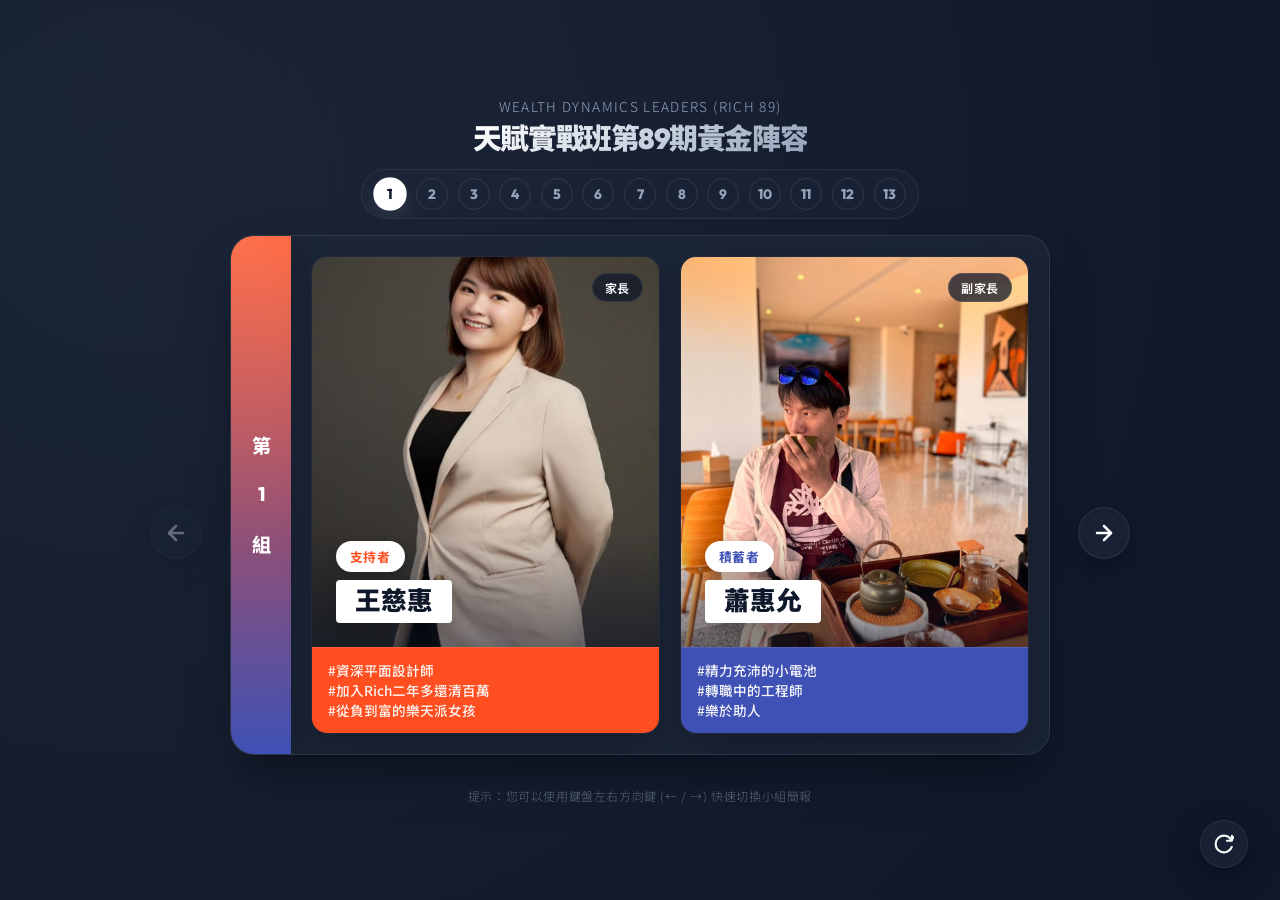
<file: index.html>
<!DOCTYPE html>
<html lang="zh-Hant-TW">
<head>
  <meta charset="UTF-8">
  <meta name="viewport" content="width=device-width, initial-scale=1.0">
  <meta name="description" content="輕易豐盛學苑 - 實戰班正副家長天賦與標籤黃金團隊介紹頁面">
  <title>輕易豐盛學苑 | 天賦實戰班第89期黃金家長團隊</title>
  <link rel="stylesheet" href="index.css">
</head>
<body>

  <!-- Dynamic Background Particles -->
  <div class="bg-particles" id="bgParticles">
    <!-- Generated dynamically via JS -->
  </div>

  <header>
    <p id="subTitle">Wealth Dynamics Leaders (Rich 89)</p>
    <h1 id="mainTitle">天賦實戰班第89期黃金陣容</h1>
  </header>

  <main class="app-container">
    <!-- Navigation Tabs for Switching Groups -->
    <nav class="navigation-bar" id="groupTabs" aria-label="組別選單">
      <!-- Generated dynamically in index.js -->
    </nav>

    <!-- Slide Presentation Area -->
    <section class="presentation-stage" id="presentationStage" aria-live="polite">
      <!-- Dynamic group slides will be rendered here via index.js -->
    </section>

    <!-- Slider Directional Controls -->
    <div class="direction-controls">
      <button class="control-btn" id="prevBtn" aria-label="上一個組別" title="上一個組別 (←)">
        <svg width="24" height="24" viewBox="0 0 24 24" fill="none" stroke="currentColor" stroke-width="2.5" stroke-linecap="round" stroke-linejoin="round">
          <line x1="19" y1="12" x2="5" y2="12"></line>
          <polyline points="12 19 5 12 12 5"></polyline>
        </svg>
      </button>
      <button class="control-btn" id="nextBtn" aria-label="下一個組別" title="下一個組別 (→)">
        <svg width="24" height="24" viewBox="0 0 24 24" fill="none" stroke="currentColor" stroke-width="2.5" stroke-linecap="round" stroke-linejoin="round">
          <line x1="5" y1="12" x2="19" y2="12"></line>
          <polyline points="12 5 19 12 12 19"></polyline>
        </svg>
      </button>
    </div>

    <!-- Interactive keyboard shortcuts guide -->
    <div class="keyboard-tips" id="keyboardTips">
      提示：您可以使用鍵盤左右方向鍵 (← / →) 快速切換小組簡報
    </div>
  </main>

  <script src="index.js"></script>
</body>
</html>
</file>
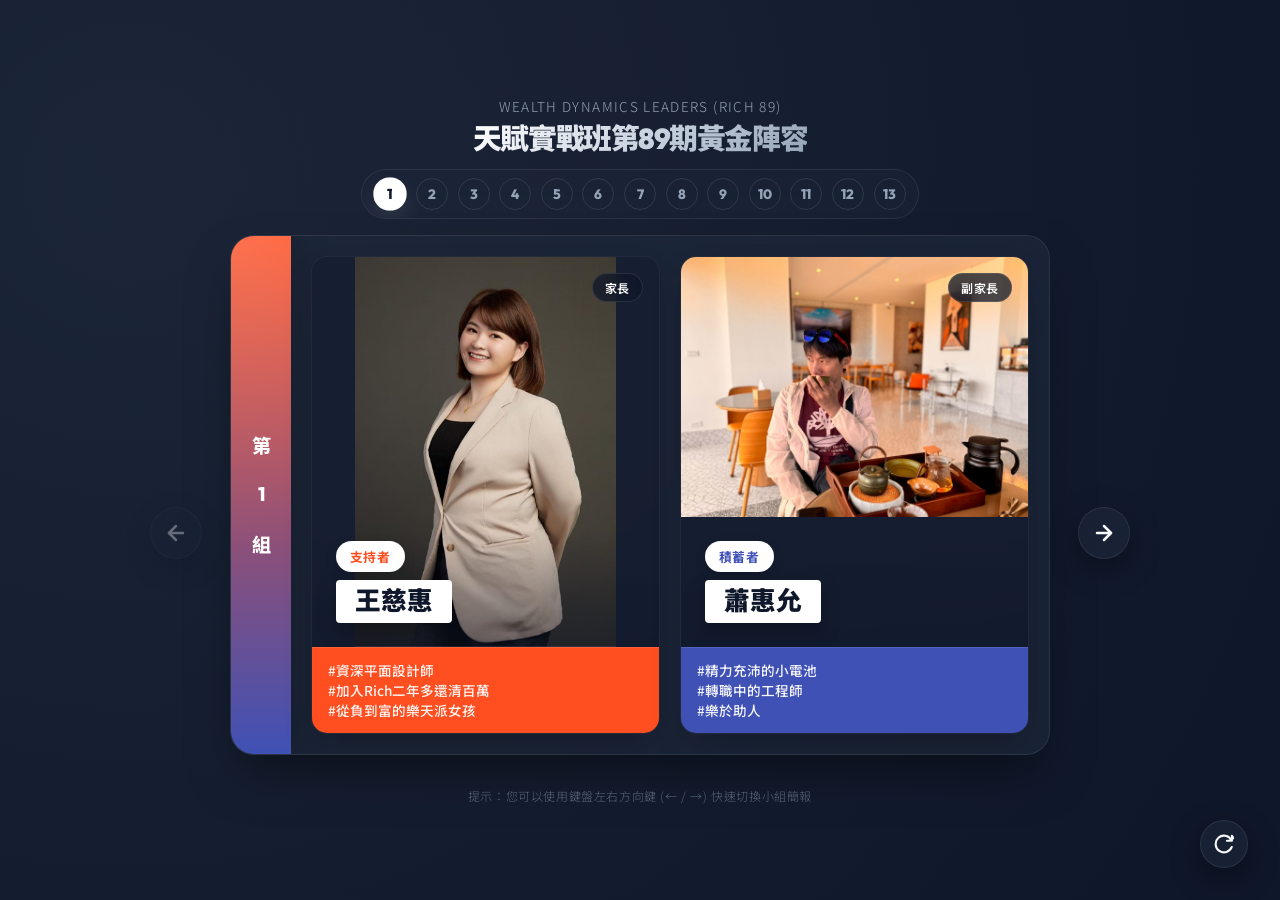
<file: index2.html>
<!DOCTYPE html>
<html lang="zh-Hant-TW">
<head>
  <meta charset="UTF-8">
  <meta name="viewport" content="width=device-width, initial-scale=1.0">
  <meta name="description" content="輕易豐盛學苑 - 實戰班正副家長天賦與標籤黃金團隊介紹頁面">
  <title>輕易豐盛學苑 | 天賦實戰班第89期黃金家長團隊</title>
  <link rel="stylesheet" href="index.css">
</head>
<body>

  <!-- Dynamic Background Particles -->
  <div class="bg-particles" id="bgParticles">
    <!-- Generated dynamically via JS -->
  </div>

  <header>
    <p id="subTitle">Wealth Dynamics Leaders (Rich 89)</p>
    <h1 id="mainTitle">天賦實戰班第89期黃金陣容</h1>
  </header>

  <main class="app-container">
    <!-- Navigation Tabs for Switching Groups -->
    <nav class="navigation-bar" id="groupTabs" aria-label="組別選單">
      <!-- Generated dynamically in index.js -->
    </nav>

    <!-- Slide Presentation Area -->
    <section class="presentation-stage" id="presentationStage" aria-live="polite">
      <!-- Dynamic group slides will be rendered here via index.js -->
    </section>

    <!-- Slider Directional Controls -->
    <div class="direction-controls">
      <button class="control-btn" id="prevBtn" aria-label="上一個組別" title="上一個組別 (←)">
        <svg width="24" height="24" viewBox="0 0 24 24" fill="none" stroke="currentColor" stroke-width="2.5" stroke-linecap="round" stroke-linejoin="round">
          <line x1="19" y1="12" x2="5" y2="12"></line>
          <polyline points="12 19 5 12 12 5"></polyline>
        </svg>
      </button>
      <button class="control-btn" id="nextBtn" aria-label="下一個組別" title="下一個組別 (→)">
        <svg width="24" height="24" viewBox="0 0 24 24" fill="none" stroke="currentColor" stroke-width="2.5" stroke-linecap="round" stroke-linejoin="round">
          <line x1="5" y1="12" x2="19" y2="12"></line>
          <polyline points="12 5 19 12 12 19"></polyline>
        </svg>
      </button>
    </div>

    <!-- Interactive keyboard shortcuts guide -->
    <div class="keyboard-tips" id="keyboardTips">
      提示：您可以使用鍵盤左右方向鍵 (← / →) 快速切換小組簡報
    </div>
  </main>

  <script src="index2.js"></script>
</body>
</html>
</file>
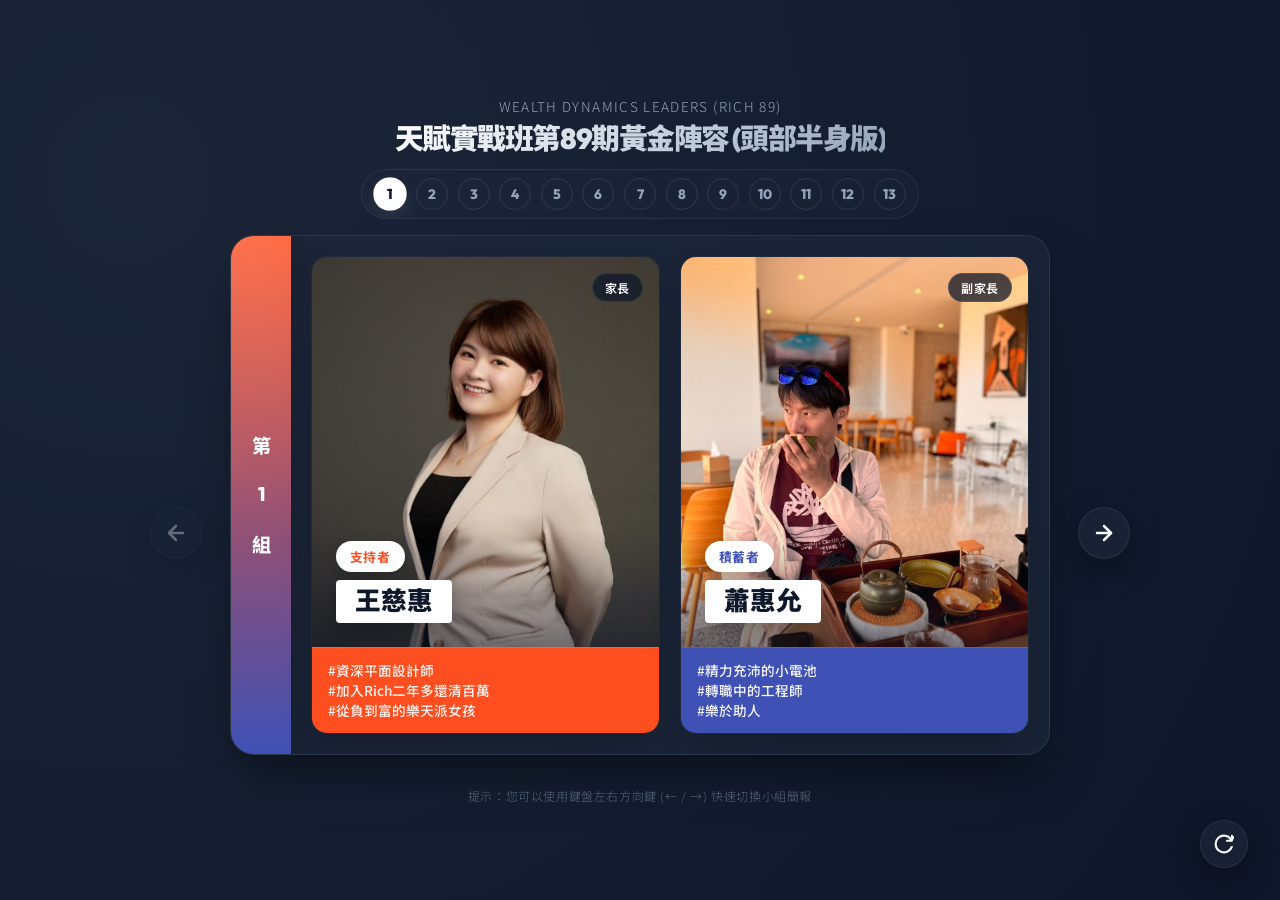
<file: index3.html>
<!DOCTYPE html>
<html lang="zh-Hant-TW">
<head>
  <meta charset="UTF-8">
  <meta name="viewport" content="width=device-width, initial-scale=1.0">
  <meta name="description" content="輕易豐盛學苑 - 實戰班正副家長天賦與標籤黃金團隊介紹頁面">
  <title>輕易豐盛學苑 | 天賦實戰班第89期黃金家長團隊 (頭部半身版)</title>
  <link rel="stylesheet" href="index.css">
</head>
<body>

  <!-- Dynamic Background Particles -->
  <div class="bg-particles" id="bgParticles">
    <!-- Generated dynamically via JS -->
  </div>

  <header>
    <p id="subTitle">Wealth Dynamics Leaders (Rich 89)</p>
    <h1 id="mainTitle">天賦實戰班第89期黃金陣容 (頭部半身版)</h1>
  </header>

  <main class="app-container">
    <!-- Navigation Tabs for Switching Groups -->
    <nav class="navigation-bar" id="groupTabs" aria-label="組別選單">
      <!-- Generated dynamically in index.js -->
    </nav>

    <!-- Slide Presentation Area -->
    <section class="presentation-stage" id="presentationStage" aria-live="polite">
      <!-- Dynamic group slides will be rendered here via index.js -->
    </section>

    <!-- Slider Directional Controls -->
    <div class="direction-controls">
      <button class="control-btn" id="prevBtn" aria-label="上一個組別" title="上一個組別 (←)">
        <svg width="24" height="24" viewBox="0 0 24 24" fill="none" stroke="currentColor" stroke-width="2.5" stroke-linecap="round" stroke-linejoin="round">
          <line x1="19" y1="12" x2="5" y2="12"></line>
          <polyline points="12 19 5 12 12 5"></polyline>
        </svg>
      </button>
      <button class="control-btn" id="nextBtn" aria-label="下一個組別" title="下一個組別 (→)">
        <svg width="24" height="24" viewBox="0 0 24 24" fill="none" stroke="currentColor" stroke-width="2.5" stroke-linecap="round" stroke-linejoin="round">
          <line x1="5" y1="12" x2="19" y2="12"></line>
          <polyline points="12 5 19 12 12 19"></polyline>
        </svg>
      </button>
    </div>

    <!-- Interactive keyboard shortcuts guide -->
    <div class="keyboard-tips" id="keyboardTips">
      提示：您可以使用鍵盤左右方向鍵 (← / →) 快速切換小組簡報
    </div>
  </main>

  <script src="index3.js"></script>
</body>
</html>
</file>
<file: index.css>
/* index.css - Premium Wealth Dynamics Parent Presentation Design System */

@import url('https://fonts.googleapis.com/css2?family=Outfit:wght@300;400;600;800&family=Noto+Sans+TC:wght@300;400;700;900&display=swap');

:root {
  /* Wealth Dynamics Energy Color Profiles */
  --color-dynamo: #ff5722;     /* Sunset Orange - 創作者, 明星 */
  --color-dynamo-glow: rgba(255, 87, 34, 0.4);
  
  --color-blaze: #e91e63;      /* Rose Magenta - 支持者, 媒合者 */
  --color-blaze-glow: rgba(233, 30, 99, 0.4);
  
  --color-tempo: #00bcd4;      /* Teal/Cyan - 商人, 積蓄者 */
  --color-tempo-glow: rgba(0, 188, 212, 0.4);
  
  --color-steel: #4caf50;      /* Emerald Green - 地主, 技師 */
  --color-steel-glow: rgba(76, 175, 80, 0.4);

  /* Wealth Dynamics 8 Talent Color Profiles (from 天賦四能量八屬性.png) */
  --color-creator: #8bc34a;      /* 創作者: Lime Green (Green-Yellow) */
  --color-creator-glow: rgba(139, 195, 74, 0.4);
  
  --color-star: #ffb300;         /* 明星: Amber Gold */
  --color-star-glow: rgba(255, 179, 0, 0.4);
  
  --color-supporter: #ff4e20;    /* 支持者: Vermilion (Warm Orange-Red) */
  --color-supporter-glow: rgba(255, 78, 32, 0.4);
  
  --color-dealmaker: #d81b60;    /* 媒合者: Deep Fuchsia Pink / Magenta */
  --color-dealmaker-glow: rgba(216, 27, 96, 0.4);
  
  --color-trader: #9c27b0;       /* 商人: Royal Purple / Violet */
  --color-trader-glow: rgba(156, 39, 176, 0.4);
  
  --color-accumulator: #3f51b5;  /* 積蓄者: Indigo Blue */
  --color-accumulator-glow: rgba(63, 81, 181, 0.4);
  
  --color-lord: #03a9f4;         /* 地主: Sky Blue / Lord Blue */
  --color-lord-glow: rgba(3, 169, 244, 0.4);
  
  --color-mechanic: #009688;     /* 技師: Deep Teal */
  --color-mechanic-glow: rgba(0, 150, 136, 0.4);

  /* Neutrals & Dark Theme Colors */
  --bg-dark: #0f172a;          /* Deep Slate Blue */
  --bg-card: rgba(30, 41, 59, 0.7); /* Translucent Card */
  --border-card: rgba(255, 255, 255, 0.08);
  --text-primary: #f8fafc;
  --text-muted: #94a3b8;
  
  /* System Tokens */
  --radius-lg: 24px;
  --radius-md: 16px;
  --radius-sm: 8px;
  --font-display: 'Outfit', 'Noto Sans TC', sans-serif;
  --font-sans: 'Noto Sans TC', sans-serif;
  
  --transition-smooth: all 0.4s cubic-bezier(0.16, 1, 0.3, 1);
  --transition-bounce: all 0.5s cubic-bezier(0.34, 1.56, 0.64, 1);
}

/* Reset and Core Layout */
* {
  margin: 0;
  padding: 0;
  box-sizing: border-box;
  -webkit-font-smoothing: antialiased;
}

body {
  font-family: var(--font-sans);
  background-color: var(--bg-dark);
  color: var(--text-primary);
  min-height: 100vh;
  display: flex;
  flex-direction: column;
  align-items: center;
  justify-content: center;
  overflow-x: hidden;
  position: relative;
  /* Premium dynamic radial glow background */
  background-image: 
    radial-gradient(circle at 10% 20%, rgba(30, 41, 59, 0.8) 0%, rgba(15, 23, 42, 1) 90%),
    radial-gradient(circle at 90% 80%, rgba(14, 165, 233, 0.1) 0%, transparent 50%),
    radial-gradient(circle at 50% 10%, rgba(233, 30, 99, 0.08) 0%, transparent 60%);
  background-attachment: fixed;
  padding: 0.75rem 0.5rem;
}

/* Background Animated Particles for premium feel */
.bg-particles {
  position: fixed;
  top: 0;
  left: 0;
  width: 100%;
  height: 100%;
  pointer-events: none;
  z-index: 0;
}

.particle {
  position: absolute;
  border-radius: 50%;
  background: white;
  opacity: 0.03;
  animation: float 20s infinite linear;
}

@keyframes float {
  0% { transform: translateY(100vh) rotate(0deg); }
  100% { transform: translateY(-10vh) rotate(360deg); }
}

/* Header Section */
header {
  text-align: center;
  margin-bottom: 0.5rem;
  z-index: 10;
}

h1 {
  font-family: var(--font-display);
  font-size: 1.8rem;
  font-weight: 900;
  letter-spacing: -0.05em;
  background: linear-gradient(135deg, #ffffff 0%, #cbd5e1 50%, #94a3b8 100%);
  -webkit-background-clip: text;
  -webkit-text-fill-color: transparent;
  margin-bottom: 0.25rem;
}

header p {
  color: var(--text-muted);
  font-size: 0.85rem;
  font-weight: 300;
  letter-spacing: 0.1em;
  text-transform: uppercase;
}

/* Main Interactive Container */
.app-container {
  width: 100%;
  max-width: 820px;
  display: flex;
  flex-direction: column;
  gap: 1rem;
  z-index: 10;
  position: relative;
}

/* premium sleek Pagination Tab Navigation */
.navigation-bar {
  display: flex;
  justify-content: flex-start;
  align-items: center;
  flex-wrap: nowrap;
  overflow-x: auto;
  gap: 0.6rem;
  background: rgba(30, 41, 59, 0.4);
  backdrop-filter: blur(12px);
  border: 1px solid var(--border-card);
  padding: 0.5rem 0.75rem;
  border-radius: 50px;
  align-self: center;
  max-width: 100%;
  scrollbar-width: none;
}

.navigation-bar::-webkit-scrollbar {
  display: none;
}

.nav-button {
  background: transparent;
  border: 1px solid rgba(255, 255, 255, 0.1);
  color: var(--text-muted);
  font-family: var(--font-display);
  font-weight: 800;
  font-size: 0.85rem;
  width: 32px;
  height: 32px;
  border-radius: 50%;
  cursor: pointer;
  transition: var(--transition-smooth);
  display: flex;
  align-items: center;
  justify-content: center;
  flex-shrink: 0;
}

.nav-button:hover {
  color: var(--text-primary);
  border-color: rgba(255, 255, 255, 0.4);
  background: rgba(255, 255, 255, 0.05);
}

.nav-button.active {
  background: white;
  color: var(--bg-dark);
  box-shadow: 0 10px 25px -5px rgba(255, 255, 255, 0.2);
  transform: scale(1.05);
}

/* Presentational Stage - Slide-like Presentation area */
.presentation-stage {
  position: relative;
  min-height: 520px;
  width: 100%;
}

/* Group Slide Wrapper with Slide Animations */
.group-slide {
  position: absolute;
  top: 0;
  left: 0;
  width: 100%;
  height: 100%;
  display: flex;
  opacity: 0;
  visibility: hidden;
  transform: scale(0.96) translateY(20px);
  transition: opacity 0.5s ease, transform 0.5s cubic-bezier(0.16, 1, 0.3, 1), visibility 0.5s;
  background: var(--bg-card);
  backdrop-filter: blur(20px);
  border: 1px solid var(--border-card);
  border-radius: var(--radius-lg);
  box-shadow: 0 25px 50px -12px rgba(0, 0, 0, 0.5);
  overflow: hidden;
}

.group-slide.active {
  opacity: 1;
  visibility: visible;
  transform: scale(1) translateY(0);
  z-index: 5;
}

/* Left Vertical Group Strip */
.vertical-group-badge {
  background: linear-gradient(180deg, var(--color-dynamo) 0%, var(--color-blaze) 100%);
  width: 60px;
  display: flex;
  flex-direction: column;
  align-items: center;
  justify-content: center;
  color: white;
  font-family: var(--font-display);
  font-weight: 800;
  font-size: 1.2rem;
  letter-spacing: 0.1em;
  padding: 1.5rem 0;
  box-shadow: 10px 0 30px rgba(0, 0, 0, 0.15);
  position: relative;
  overflow: hidden;
  flex-shrink: 0;
  transition: var(--transition-smooth);
}

.vertical-group-badge::before {
  content: '';
  position: absolute;
  top: 0;
  left: 0;
  width: 100%;
  height: 100%;
  background: radial-gradient(circle at top left, rgba(255,255,255,0.2) 0%, transparent 60%);
}

.vertical-group-badge span {
  writing-mode: vertical-rl;
  text-orientation: upright;
  display: flex;
  align-items: center;
  gap: 1rem;
}

/* Slide Content area */
.slide-content-grid {
  display: grid;
  grid-template-columns: 1fr 1fr;
  width: 100%;
  height: 100%;
  padding: 1.25rem;
  gap: 1.25rem;
}

/* Profiles Card Container */
.profile-card {
  position: relative;
  background: rgba(15, 23, 42, 0.4);
  border: 1px solid rgba(255, 255, 255, 0.05);
  border-radius: var(--radius-md);
  overflow: hidden;
  display: flex;
  flex-direction: column;
  height: 100%;
  transition: var(--transition-bounce);
  box-shadow: 0 15px 35px -10px rgba(0, 0, 0, 0.3);
}

.profile-card:hover {
  transform: translateY(-8px) scale(1.01);
  box-shadow: 0 25px 45px -10px rgba(0, 0, 0, 0.5);
  border-color: var(--theme-color-glow, rgba(255, 255, 255, 0.1));
}

/* Picture Area taking upper 65-70% height */
.profile-image-container {
  position: relative;
  width: 100%;
  height: 390px;
  overflow: hidden;
}

.profile-image {
  width: 100%;
  height: 100%;
  object-fit: cover;
  transition: transform 0.8s cubic-bezier(0.16, 1, 0.3, 1);
}

.profile-card:hover .profile-image {
  transform: scale(1.05);
}

/* Premium Gradient overlay on top of image */
.image-gradient-overlay {
  position: absolute;
  top: 0;
  left: 0;
  width: 100%;
  height: 100%;
  background: linear-gradient(to top, rgba(15, 23, 42, 0.5) 0%, rgba(15, 23, 42, 0) 30%, transparent 100%);
  pointer-events: none;
}

/* Overlay Text Badge blocks inside image container */
.profile-overlay-badge-container {
  position: absolute;
  bottom: 1.5rem;
  left: 1.5rem;
  display: flex;
  flex-direction: column;
  gap: 0.5rem;
  z-index: 2;
  align-items: flex-start;
}

/* Talent Badge style */
.talent-badge {
  background: white;
  color: var(--theme-color, var(--color-blaze));
  font-family: var(--font-sans);
  font-weight: 700;
  font-size: 0.8rem;
  letter-spacing: 0.05em;
  padding: 0.3rem 0.8rem;
  border-radius: 50px;
  box-shadow: 0 4px 12px rgba(0, 0, 0, 0.15);
  text-transform: uppercase;
  border: 1px solid rgba(255,255,255,0.2);
}

/* Name display */
.profile-name {
  background: white;
  color: var(--bg-dark);
  font-family: var(--font-display);
  font-weight: 900;
  font-size: 1.6rem;
  padding: 0.4rem 1.2rem;
  border-radius: 4px;
  box-shadow: 0 8px 20px rgba(0, 0, 0, 0.25);
  display: inline-block;
  line-height: 1.2;
}

/* Role Label at bottom (Parent vs Co-parent) */
.role-badge {
  position: absolute;
  top: 1rem;
  right: 1rem;
  background: rgba(15, 23, 42, 0.75);
  backdrop-filter: blur(8px);
  color: white;
  font-size: 0.75rem;
  font-weight: 600;
  letter-spacing: 0.05em;
  padding: 0.3rem 0.75rem;
  border-radius: 50px;
  border: 1px solid rgba(255, 255, 255, 0.1);
  z-index: 2;
}

/* Pink solid Tags Container at the very bottom */
.tags-container {
  background: var(--theme-color, var(--color-blaze));
  padding: 0.4rem 1rem;
  display: flex;
  flex-direction: column;
  gap: 0.15rem;
  color: white;
  flex-grow: 1;
  justify-content: center;
  border-top: 1px solid rgba(255, 255, 255, 0.1);
  transition: var(--transition-smooth);
}

.identity-tag {
  font-family: var(--font-sans);
  font-size: 0.85rem;
  font-weight: 500;
  line-height: 1.3;
  opacity: 0.95;
  display: flex;
  align-items: center;
  gap: 0.5rem;
  transition: var(--transition-bounce);
}

.profile-card:hover .identity-tag {
  transform: translateX(4px);
  opacity: 1;
}

/* Direction Nav Controllers - Floating on Left & Right */
.direction-controls {
  position: absolute;
  top: calc(50% + 20px);
  left: -80px;
  right: -80px;
  display: flex;
  justify-content: space-between;
  pointer-events: none;
  z-index: 100;
}

.control-btn {
  pointer-events: auto;
  background: rgba(30, 41, 59, 0.6);
  backdrop-filter: blur(12px);
  border: 1px solid var(--border-card);
  width: 52px;
  height: 52px;
  border-radius: 50%;
  color: var(--text-primary);
  display: flex;
  align-items: center;
  justify-content: center;
  cursor: pointer;
  transition: var(--transition-bounce);
  box-shadow: 0 10px 30px rgba(0, 0, 0, 0.4);
}

.control-btn:hover {
  background: white;
  color: var(--bg-dark);
  border-color: white;
  transform: scale(1.1);
  box-shadow: 0 10px 20px -5px rgba(255, 255, 255, 0.15);
}

.control-btn:active {
  transform: scale(0.95);
}

/* Key tips helper */
.keyboard-tips {
  text-align: center;
  color: var(--text-muted);
  font-size: 0.75rem;
  font-weight: 300;
  letter-spacing: 0.05em;
  margin-top: 1rem;
  opacity: 0.6;
}

/* Dynamic styling classes per profile energy type */
.energy-dynamo {
  --theme-color: var(--color-dynamo);
  --theme-color-glow: var(--color-dynamo-glow);
}

.energy-blaze {
  --theme-color: var(--color-blaze);
  --theme-color-glow: var(--color-blaze-glow);
}

.energy-tempo {
  --theme-color: var(--color-tempo);
  --theme-color-glow: var(--color-tempo-glow);
}

.energy-steel {
  --theme-color: var(--color-steel);
  --theme-color-glow: var(--color-steel-glow);
}

/* Dynamic styling classes per profile talent type */
.talent-creator {
  --theme-color: var(--color-creator);
  --theme-color-glow: var(--color-creator-glow);
}

.talent-star {
  --theme-color: var(--color-star);
  --theme-color-glow: var(--color-star-glow);
}

.talent-supporter {
  --theme-color: var(--color-supporter);
  --theme-color-glow: var(--color-supporter-glow);
}

.talent-dealmaker {
  --theme-color: var(--color-dealmaker);
  --theme-color-glow: var(--color-dealmaker-glow);
}

.talent-trader {
  --theme-color: var(--color-trader);
  --theme-color-glow: var(--color-trader-glow);
}

.talent-accumulator {
  --theme-color: var(--color-accumulator);
  --theme-color-glow: var(--color-accumulator-glow);
}

.talent-lord {
  --theme-color: var(--color-lord);
  --theme-color-glow: var(--color-lord-glow);
}

.talent-mechanic {
  --theme-color: var(--color-mechanic);
  --theme-color-glow: var(--color-mechanic-glow);
}

/* Responsive Styles for perfect rendering */
@media (max-width: 1024px) {
  .app-container {
    max-width: 900px;
  }
  
  .profile-image-container {
    height: 400px;
  }
}

@media (max-width: 768px) {
  body {
    padding: 1.5rem 0.5rem;
  }
  
  h1 {
    font-size: 2rem;
  }
  
  .navigation-bar {
    border-radius: 20px;
    padding: 0.5rem;
  }
  
  .nav-button {
    font-size: 0.85rem;
    padding: 0.4rem 1rem;
  }
  
  .group-slide {
    flex-direction: column;
    height: auto;
    position: relative;
    opacity: 0;
    visibility: hidden;
    display: none;
    transform: none;
  }
  
  .group-slide.active {
    display: flex;
    opacity: 1;
    visibility: visible;
  }
  
  .vertical-group-badge {
    width: 100%;
    height: 60px;
    padding: 0;
    flex-direction: row;
    writing-mode: horizontal-tb;
  }
  
  .vertical-group-badge span {
    writing-mode: horizontal-tb;
    flex-direction: row;
  }
  
  .slide-content-grid {
    grid-template-columns: 1fr;
    padding: 1.5rem;
    gap: 1.5rem;
  }
  
  .profile-image-container {
    height: 380px;
  }
  .presentation-stage {
    min-height: auto;
  }
  
  .direction-controls {
    position: relative;
    top: auto;
    left: auto;
    right: auto;
    width: auto;
    justify-content: center;
    gap: 1.5rem;
    margin-top: 0.5rem;
  }
}

/* Floating Force Refresh Button */
.force-refresh-btn {
  position: fixed;
  bottom: 2rem;
  right: 2rem;
  width: 48px;
  height: 48px;
  border-radius: 50%;
  background: rgba(30, 41, 59, 0.6);
  backdrop-filter: blur(12px);
  border: 1px solid var(--border-card);
  color: var(--text-primary);
  display: flex;
  align-items: center;
  justify-content: center;
  cursor: pointer;
  z-index: 999;
  transition: var(--transition-bounce);
  box-shadow: 0 10px 30px rgba(0, 0, 0, 0.4);
}

.force-refresh-btn:hover {
  background: white;
  color: var(--bg-dark);
  border-color: white;
  transform: scale(1.1);
  box-shadow: 0 10px 20px -5px rgba(255, 255, 255, 0.2);
}

.force-refresh-btn:active {
  transform: scale(0.95);
}

.force-refresh-btn svg {
  transition: transform 0.6s ease;
}

.force-refresh-btn:hover svg {
  transform: rotate(360deg);
}

/* Tooltip for Force Refresh Button */
.force-refresh-btn::after {
  content: "強制重新整理 (清除快取 / Ctrl+F5)";
  position: absolute;
  bottom: 125%;
  right: 0;
  background: rgba(15, 23, 42, 0.9);
  backdrop-filter: blur(8px);
  color: white;
  padding: 0.5rem 0.75rem;
  border-radius: var(--radius-sm);
  font-size: 0.75rem;
  font-family: var(--font-sans);
  white-space: nowrap;
  opacity: 0;
  visibility: hidden;
  transition: var(--transition-smooth);
  pointer-events: none;
  box-shadow: 0 10px 20px rgba(0, 0, 0, 0.3);
  border: 1px solid rgba(255, 255, 255, 0.1);
}

.force-refresh-btn:hover::after {
  opacity: 1;
  visibility: visible;
  transform: translateY(-4px);
}

@media (max-width: 768px) {
  .force-refresh-btn {
    bottom: 1rem;
    right: 1rem;
    width: 42px;
    height: 42px;
  }
  .force-refresh-btn::after {
    display: none;
  }
}
</file>
